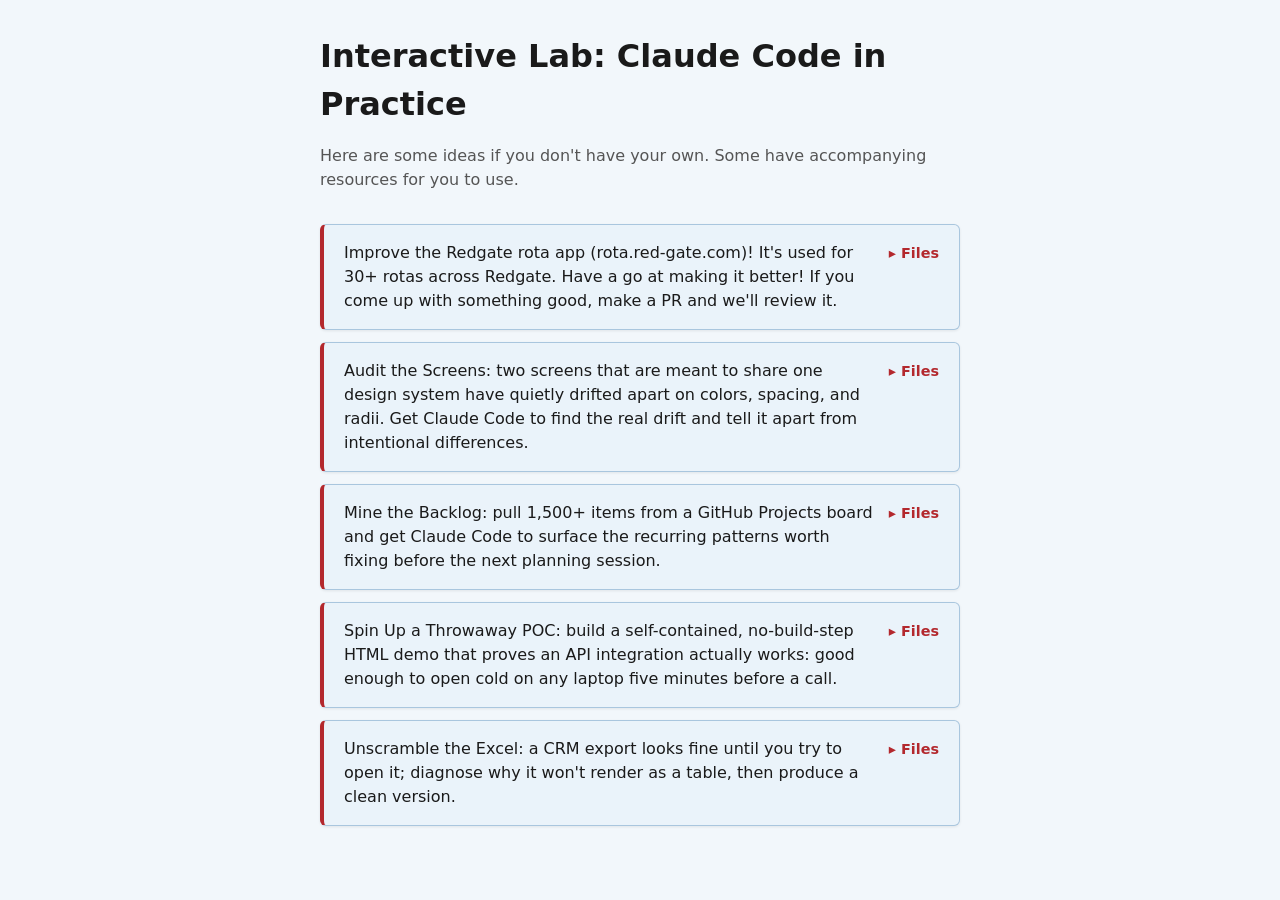
<file: index.html>
<!doctype html>
<html lang="en">
<head>
<meta charset="utf-8">
<meta name="viewport" content="width=device-width, initial-scale=1">
<title>Interactive Lab: Claude Code in Practice</title>
<link rel="stylesheet" href="style.css">
</head>
<body>
<header>
  <h1>Interactive Lab: Claude Code in Practice</h1>
  <p>Here are some ideas if you don't have your own. Some have accompanying resources for you to use.</p>
</header>
<main>
  <ul id="ideas">
    <li>Loading…</li>
  </ul>
</main>
<script type="module" src="app.js"></script>
</body>
</html>
</file>
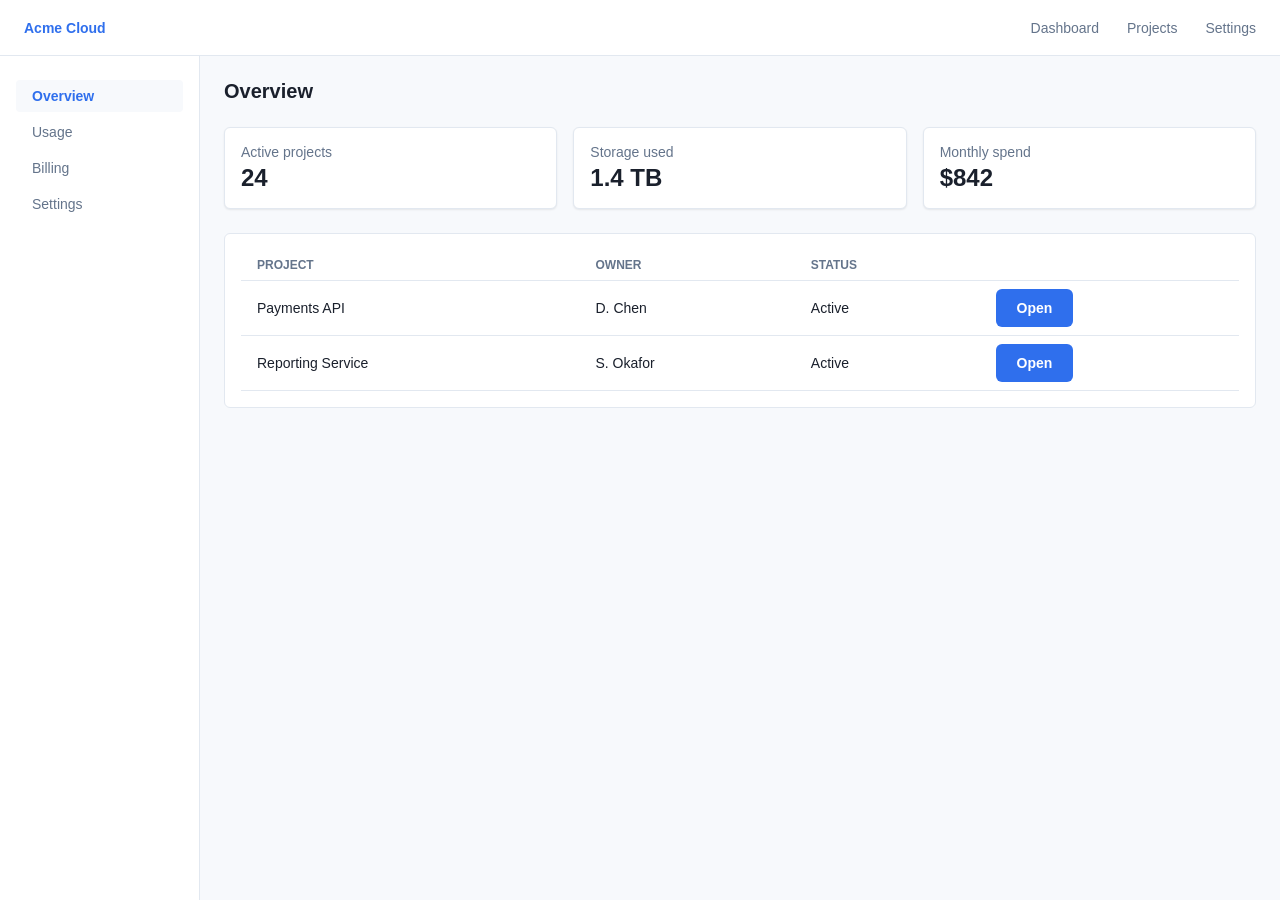
<file: files/audit-the-screens/dashboard.html>
<!DOCTYPE html>
<html lang="en">
<head>
<meta charset="UTF-8">
<title>Acme Cloud — Dashboard</title>
<style>
  :root {
    --color-primary: #2F6FED;
    --color-primary-hover: #2558C9;
    --color-text: #1A202C;
    --color-text-secondary: #64748B;
    --color-border: #E2E8F0;
    --color-bg: #F7F9FC;
    --color-surface: #FFFFFF;
    --color-danger: #E53E3E;
    --space-xs: 4px;
    --space-sm: 8px;
    --space-md: 16px;
    --space-lg: 24px;
    --radius-sm: 4px;
    --radius-md: 6px;
    --font-base: 14px;
  }

  * { box-sizing: border-box; margin: 0; padding: 0; }

  body {
    font-family: -apple-system, "Segoe UI", Roboto, sans-serif;
    font-size: var(--font-base);
    color: var(--color-text);
    background: var(--color-bg);
  }

  header {
    display: flex;
    align-items: center;
    justify-content: space-between;
    height: 56px;
    padding: 0 var(--space-lg);
    background: var(--color-surface);
    border-bottom: 1px solid var(--color-border);
  }

  header .logo {
    font-weight: 700;
    color: var(--color-primary);
  }

  header nav a {
    margin-left: var(--space-lg);
    color: var(--color-text-secondary);
    text-decoration: none;
  }

  .layout {
    display: flex;
  }

  .sidebar {
    width: 200px;
    padding: var(--space-lg) var(--space-md);
    background: var(--color-surface);
    border-right: 1px solid var(--color-border);
    min-height: calc(100vh - 56px);
  }

  .sidebar a {
    display: block;
    padding: var(--space-sm) var(--space-md);
    margin-bottom: var(--space-xs);
    border-radius: var(--radius-sm);
    color: var(--color-text-secondary);
    text-decoration: none;
  }

  .sidebar a.active {
    background: var(--color-bg);
    color: var(--color-primary);
    font-weight: 600;
  }

  main {
    flex: 1;
    padding: var(--space-lg);
    max-width: 1200px;
  }

  main h1 {
    font-size: 20px;
    margin-bottom: var(--space-lg);
  }

  .card-grid {
    display: grid;
    grid-template-columns: repeat(3, 1fr);
    gap: var(--space-md);
    margin-bottom: var(--space-lg);
  }

  .card {
    background: var(--color-surface);
    border: 1px solid var(--color-border);
    border-radius: var(--radius-md);
    padding: var(--space-md);
    box-shadow: 0 1px 2px rgba(0, 0, 0, 0.08);
  }

  .card .label {
    color: var(--color-text-secondary);
    margin-bottom: var(--space-xs);
  }

  .card .value {
    font-size: 24px;
    font-weight: 700;
  }

  .panel {
    background: var(--color-surface);
    border: 1px solid var(--color-border);
    border-radius: var(--radius-md);
    padding: var(--space-md);
  }

  table {
    width: 100%;
    border-collapse: collapse;
  }

  th, td {
    text-align: left;
    padding: var(--space-sm) var(--space-md);
    border-bottom: 1px solid var(--color-border);
  }

  th {
    color: var(--color-text-secondary);
    font-weight: 600;
    font-size: 12px;
    text-transform: uppercase;
  }

  .btn {
    display: inline-block;
    padding: 10px 20px;
    border-radius: var(--radius-md);
    font-weight: 600;
    text-decoration: none;
    border: 1px solid transparent;
  }

  .btn-primary {
    background: var(--color-primary);
    color: #FFFFFF;
  }

  .btn-primary:hover {
    background: var(--color-primary-hover);
  }
</style>
</head>
<body>
  <header>
    <div class="logo">Acme Cloud</div>
    <nav>
      <a href="dashboard.html">Dashboard</a>
      <a href="#">Projects</a>
      <a href="settings.html">Settings</a>
    </nav>
  </header>
  <div class="layout">
    <aside class="sidebar">
      <a href="dashboard.html" class="active">Overview</a>
      <a href="#">Usage</a>
      <a href="#">Billing</a>
      <a href="settings.html">Settings</a>
    </aside>
    <main>
      <h1>Overview</h1>
      <div class="card-grid">
        <div class="card">
          <div class="label">Active projects</div>
          <div class="value">24</div>
        </div>
        <div class="card">
          <div class="label">Storage used</div>
          <div class="value">1.4 TB</div>
        </div>
        <div class="card">
          <div class="label">Monthly spend</div>
          <div class="value">$842</div>
        </div>
      </div>
      <div class="panel">
        <table>
          <thead>
            <tr><th>Project</th><th>Owner</th><th>Status</th><th></th></tr>
          </thead>
          <tbody>
            <tr>
              <td>Payments API</td>
              <td>D. Chen</td>
              <td>Active</td>
              <td><a class="btn btn-primary" href="#">Open</a></td>
            </tr>
            <tr>
              <td>Reporting Service</td>
              <td>S. Okafor</td>
              <td>Active</td>
              <td><a class="btn btn-primary" href="#">Open</a></td>
            </tr>
          </tbody>
        </table>
      </div>
    </main>
  </div>
</body>
</html>
</file>
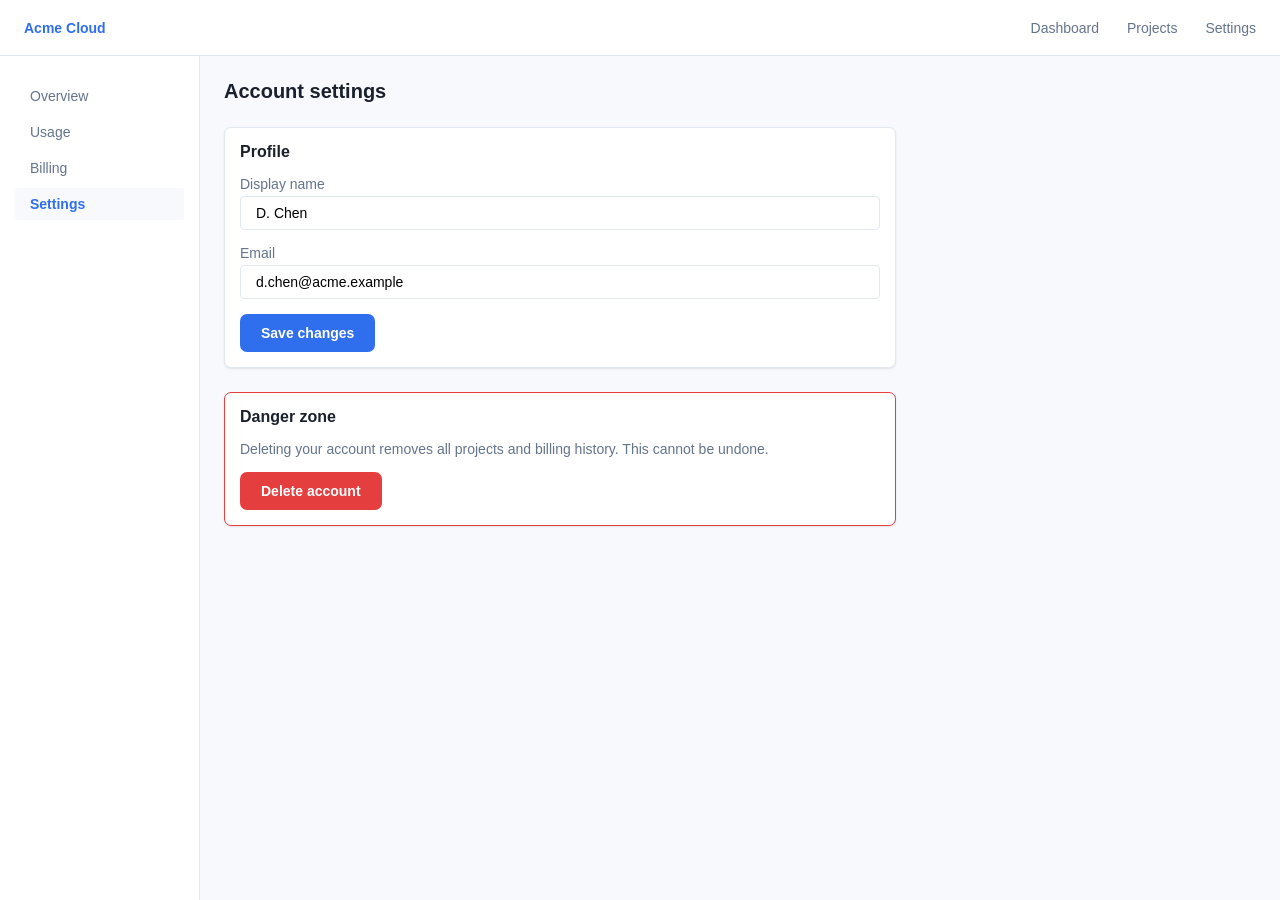
<file: files/audit-the-screens/settings.html>
<!DOCTYPE html>
<html lang="en">
<head>
<meta charset="UTF-8">
<title>Acme Cloud — Settings</title>
<style>
  :root {
    --color-primary: #2F6EED;
    --color-primary-hover: #2558C9;
    --color-text: #1A202C;
    --color-text-secondary: #64748C;
    --color-border: #E1E8F0;
    --color-bg: #F7F9FC;
    --color-surface: #FFFFFF;
    --color-danger: #E53E3E;
    --space-xs: 4px;
    --space-sm: 8px;
    --space-md: 15px;
    --space-lg: 24px;
    --radius-sm: 4px;
    --radius-md: 7px;
    --font-base: 14px;
  }

  * { box-sizing: border-box; margin: 0; padding: 0; }

  body {
    font-family: -apple-system, "Segoe UI", Roboto, sans-serif;
    font-size: var(--font-base);
    color: var(--color-text);
    background: var(--color-bg);
  }

  header {
    display: flex;
    align-items: center;
    justify-content: space-between;
    height: 56px;
    padding: 0 var(--space-lg);
    background: var(--color-surface);
    border-bottom: 1px solid var(--color-border);
  }

  header .logo {
    font-weight: 700;
    color: var(--color-primary);
  }

  header nav a {
    margin-left: var(--space-lg);
    color: var(--color-text-secondary);
    text-decoration: none;
  }

  .layout {
    display: flex;
  }

  .sidebar {
    width: 200px;
    padding: var(--space-lg) var(--space-md);
    background: var(--color-surface);
    border-right: 1px solid var(--color-border);
    min-height: calc(100vh - 56px);
  }

  .sidebar a {
    display: block;
    padding: var(--space-sm) var(--space-md);
    margin-bottom: var(--space-xs);
    border-radius: var(--radius-sm);
    color: var(--color-text-secondary);
    text-decoration: none;
  }

  .sidebar a.active {
    background: var(--color-bg);
    color: var(--color-primary);
    font-weight: 600;
  }

  main {
    flex: 1;
    padding: var(--space-lg);
    max-width: 720px;
  }

  main h1 {
    font-size: 20px;
    margin-bottom: var(--space-lg);
  }

  .panel {
    background: var(--color-surface);
    border: 1px solid var(--color-border);
    border-radius: var(--radius-md);
    padding: var(--space-md);
    margin-bottom: var(--space-lg);
    box-shadow: 0 1px 2px rgba(0, 0, 0, 0.09);
  }

  .panel h2 {
    font-size: 16px;
    margin-bottom: var(--space-md);
  }

  .field {
    margin-bottom: var(--space-md);
  }

  .field label {
    display: block;
    color: var(--color-text-secondary);
    margin-bottom: var(--space-xs);
  }

  .field input {
    width: 100%;
    padding: var(--space-sm) var(--space-md);
    border: 1px solid var(--color-border);
    border-radius: var(--radius-sm);
    font-size: var(--font-base);
  }

  .btn {
    display: inline-block;
    padding: 10px 20px;
    border-radius: var(--radius-md);
    font-weight: 600;
    text-decoration: none;
    border: 1px solid transparent;
  }

  .btn-primary {
    background: var(--color-primary);
    color: #FFFFFF;
  }

  .btn-primary:hover {
    background: var(--color-primary-hover);
  }

  .btn-danger {
    background: var(--color-danger);
    color: #FFFFFF;
  }

  .danger-zone {
    border-color: var(--color-danger);
  }

  .danger-zone p {
    color: var(--color-text-secondary);
    margin-bottom: var(--space-md);
  }
</style>
</head>
<body>
  <header>
    <div class="logo">Acme Cloud</div>
    <nav>
      <a href="dashboard.html">Dashboard</a>
      <a href="#">Projects</a>
      <a href="settings.html">Settings</a>
    </nav>
  </header>
  <div class="layout">
    <aside class="sidebar">
      <a href="dashboard.html">Overview</a>
      <a href="#">Usage</a>
      <a href="#">Billing</a>
      <a href="settings.html" class="active">Settings</a>
    </aside>
    <main>
      <h1>Account settings</h1>
      <div class="panel">
        <h2>Profile</h2>
        <div class="field">
          <label>Display name</label>
          <input type="text" value="D. Chen">
        </div>
        <div class="field">
          <label>Email</label>
          <input type="text" value="d.chen@acme.example">
        </div>
        <a class="btn btn-primary" href="#">Save changes</a>
      </div>
      <div class="panel danger-zone">
        <h2>Danger zone</h2>
        <p>Deleting your account removes all projects and billing history. This cannot be undone.</p>
        <a class="btn btn-danger" href="#">Delete account</a>
      </div>
    </main>
  </div>
</body>
</html>
</file>
<file: style.css>
body {
  font-family: system-ui, sans-serif;
  max-width: 40rem;
  margin: 2rem auto;
  padding: 0 1rem;
  line-height: 1.5;
  color: #1a1a1a;
  background: #f2f7fb;
}

header {
  margin-bottom: 2rem;
}

header h1 {
  margin-bottom: 0.5rem;
}

header p {
  color: #555;
}

#ideas {
  list-style: none;
  padding: 0;
}

#ideas li {
  padding: 1rem 1.25rem;
  margin-bottom: 0.75rem;
  background: #eaf3fa;
  border: 1px solid #a9c6de;
  border-left: 4px solid #b3282d;
  border-radius: 0.375rem;
  box-shadow: 0 1px 3px rgba(0, 0, 0, 0.08);
}

#ideas a {
  margin-left: 0.35rem;
  font-weight: 600;
  color: #b3282d;
  text-decoration: none;
  border-bottom: 1px solid currentcolor;
}

#ideas a:hover {
  color: #7a1c1f;
}

.idea-row {
  display: flex;
  align-items: baseline;
  justify-content: space-between;
  gap: 1rem;
}

.idea-toggle {
  flex: none;
  font: inherit;
  font-weight: 600;
  font-size: 0.9rem;
  color: #b3282d;
  background: none;
  border: none;
  padding: 0;
  cursor: pointer;
}

.idea-toggle:hover {
  color: #7a1c1f;
}

.idea-toggle-arrow {
  display: inline-block;
  transition: transform 0.15s ease;
}

.idea-toggle[aria-expanded="true"] .idea-toggle-arrow {
  transform: rotate(90deg);
}

.idea-files {
  list-style: none;
  padding: 0;
  margin: 0.75rem 0 0;
}

.idea-files li {
  padding: 0.15rem 0;
  margin: 0;
  background: none;
  border: none;
  box-shadow: none;
}

.idea-files a {
  margin-left: 0;
}
</file>
